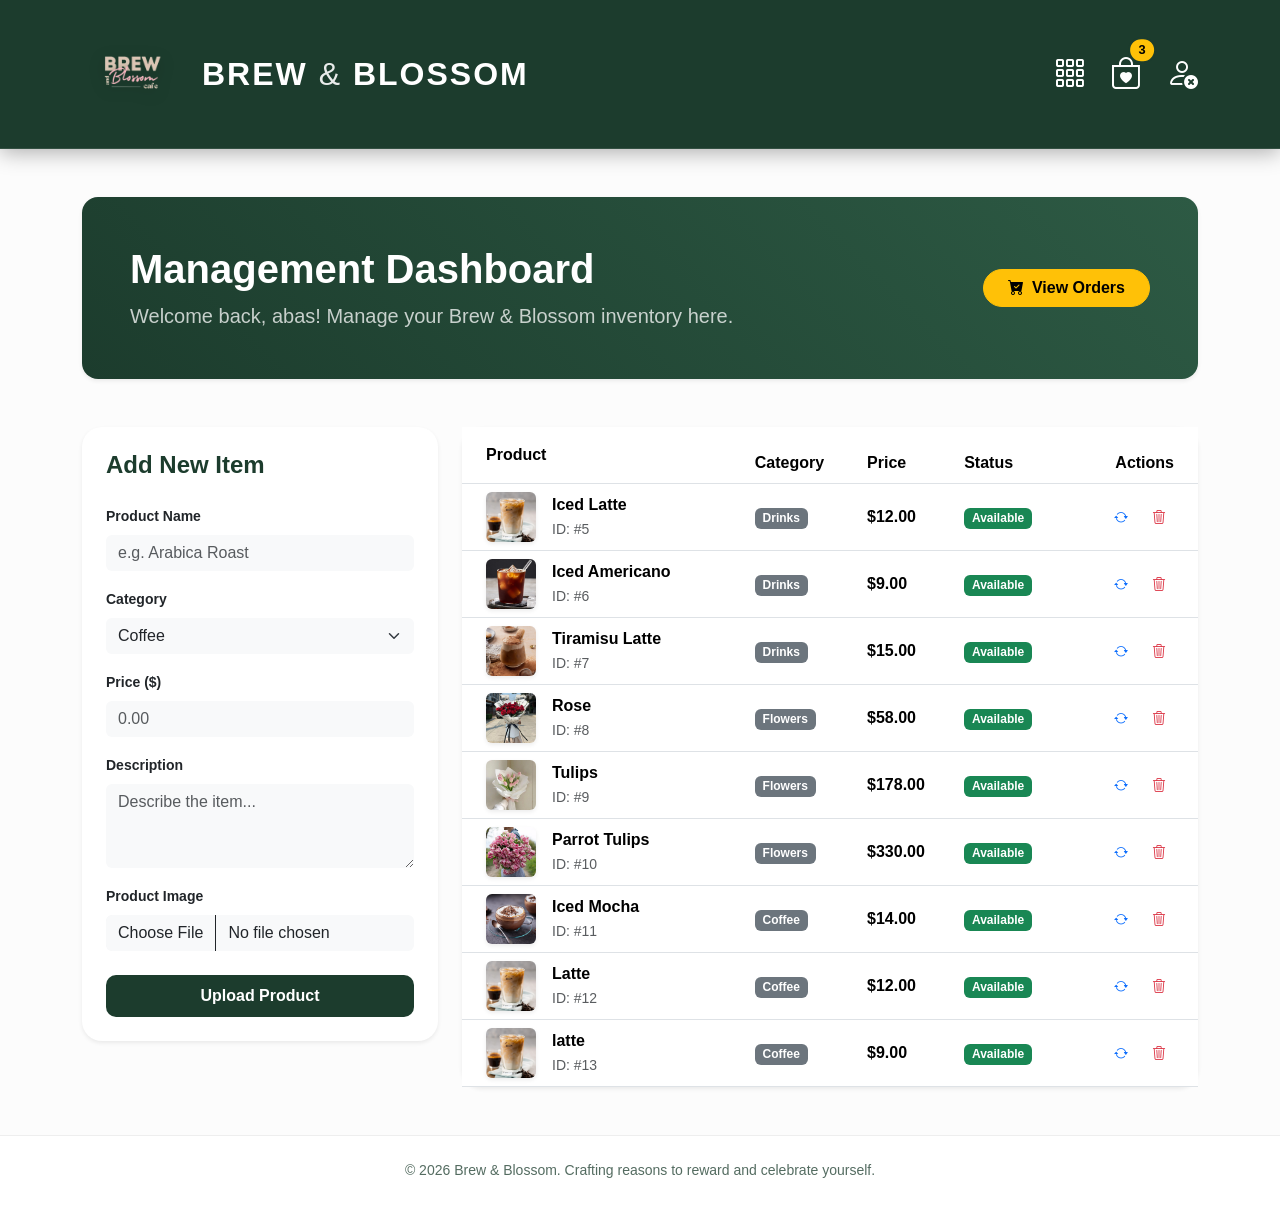
<file: admin.html>
<!doctype html>
<html lang="en">
  <head>
    <meta charset="UTF-8" />
    <meta name="viewport" content="width=device-width, initial-scale=1.0" />
    <title>Brew &amp; Blossom | Premium Coffee &amp; Florals</title>

    <link
      href="https://cdn.jsdelivr.net/npm/bootstrap@5.3.2/dist/css/bootstrap.min.css"
      rel="stylesheet"
    />
    <link
      rel="stylesheet"
      href="https://cdn.jsdelivr.net/npm/bootstrap-icons@1.11.2/font/bootstrap-icons.min.css"
    />

    <style>
      :root {
        --primary-green: #1c3c2d;
        --accent-yellow: #ffc107;
        --white: #ffffff;
      }

      body {
        font-family: "Segoe UI", Roboto, Helvetica, Arial, sans-serif;
        background-color: #fcfcfc;
        margin: 0;
        padding: 0;
      }

      /* Extra Large Dark Green Header */
      .navbar {
        position: sticky;
        top: 0;
        z-index: 1000;
        background-color: var(--primary-green) !important;
        padding-top: 1.2rem !important;
        padding-bottom: 1.2rem !important;
        box-shadow: 0 4px 20px rgba(0, 0, 0, 0.3);
        border-bottom: 1px solid rgba(255, 255, 255, 0.1);
      }

      /* Brand Container (Logo + Text) */
      .navbar-brand {
        display: flex;
        align-items: center;
        gap: 20px;
        margin-right: 0;
        transition: opacity 0.3s ease;
      }

      .navbar-brand:hover {
        opacity: 0.9;
      }

      .brand-text {
        font-size: 2rem;
        font-weight: 800;
        color: var(--white);
        letter-spacing: 2px;
        text-transform: uppercase;
        line-height: 1;
      }

      /* Extra Large Header Logo */
      .header-logo {
        height: 100px;
        width: auto;
        filter: drop-shadow(0 4px 8px rgba(0, 0, 0, 0.2));
      }

      /* Navigation Icons */
      .nav-link i {
        font-size: 2rem !important;
        color: var(--white) !important;
        transition: all 0.2s ease;
      }

      .nav-link:hover i {
        color: var(--accent-yellow) !important;
        transform: translateY(-3px);
      }

      /* Cart Badge */
      .badge-cart {
        background-color: var(--accent-yellow);
        color: #000;
        font-size: 0.8rem;
        font-weight: bold;
        border: 2px solid var(--primary-green);
      }

      /* Main Content Spacing */
      main {
        min-height: 85vh;
      }

      /* Footer */
      footer {
        background-color: var(--white);
        color: var(--primary-green);
        border-top: 1px solid #eee;
      }

      /* Custom Scrollbar */
      ::-webkit-scrollbar {
        width: 10px;
      }
      ::-webkit-scrollbar-track {
        background: #f1f1f1;
      }
      ::-webkit-scrollbar-thumb {
        background: var(--primary-green);
        border-radius: 5px;
      }
    </style>
  </head>
  <body>
    <nav class="navbar navbar-expand-lg">
      <div class="container">
        <a class="navbar-brand" href="http://127.0.0.1:8000/home">
          <img src="admin_files/bnb.png" alt="BNB Logo" class="header-logo" />
          <div class="brand-text d-none d-sm-block">
            Brew
            <span style="font-weight: 300; opacity: 0.9">&amp;</span> Blossom
          </div>
        </a>

        <div class="ms-auto d-flex align-items-center">
          <ul class="navbar-nav flex-row gap-4">
            <li class="nav-item">
              <a
                class="nav-link p-0"
                href="http://127.0.0.1:8000/shop"
                title="Go to Shop"
              >
                <i class="bi bi-grid-3x3-gap"></i>
              </a>
            </li>
            <li class="nav-item">
              <a
                class="nav-link p-0 position-relative"
                href="http://127.0.0.1:8000/cart"
                title="View Cart"
              >
                <i class="bi bi-bag-heart"></i>
                <span
                  class="badge position-absolute top-0 start-100 translate-middle badge-cart rounded-pill"
                  >3</span
                >
              </a>
            </li>
            <li class="nav-item">
              <a
                class="nav-link p-0"
                href="http://127.0.0.1:8000/logout"
                title="Logout"
              >
                <i class="bi bi-person-x"></i>
              </a>
            </li>
          </ul>
        </div>
      </div>
    </nav>

    <main>
      <div class="container py-5">
        <div
          class="p-5 rounded-4 shadow-sm text-white mb-5"
          style="background: linear-gradient(45deg, #1c3c2d, #2d5a44)"
        >
          <div class="row align-items-center">
            <div class="col-md-8">
              <h1 class="fw-bold">Management Dashboard</h1>
              <p class="lead opacity-75 mb-0">
                Welcome back, abas! Manage your Brew &amp; Blossom inventory
                here.
              </p>
            </div>
            <div class="col-md-4 text-md-end">
              <a
                href="http://127.0.0.1:8000/admin/purchases"
                class="btn btn-warning fw-bold rounded-pill px-4"
              >
                <i class="bi bi-cart-check-fill me-2"></i>View Orders
              </a>
            </div>
          </div>
        </div>

        <div class="row g-4">
          <div class="col-lg-4">
            <div
              class="card border-0 shadow-sm p-4"
              style="border-radius: 20px"
            >
              <h4 class="fw-bold mb-4" style="color: #1c3c2d">Add New Item</h4>

              <form
                action="http://127.0.0.1:8000/admin/products/add"
                method="POST"
                enctype="multipart/form-data"
              >
                <input
                  type="hidden"
                  name="_token"
                  value="16Yd3jiDbyjgH28Jjri02wK1p6PtI1aTlZRGSxOU"
                  autocomplete="off"
                />
                <div class="mb-3">
                  <label class="form-label small fw-bold">Product Name</label>
                  <input
                    type="text"
                    name="name"
                    class="form-control bg-light border-0"
                    placeholder="e.g. Arabica Roast"
                    required=""
                  />
                </div>

                <div class="mb-3">
                  <label class="form-label small fw-bold">Category</label>
                  <select
                    name="category"
                    class="form-select bg-light border-0"
                    required=""
                  >
                    <option value="coffee" selected="selected">Coffee</option>
                    <option value="flowers">Flowers</option>
                  </select>
                </div>

                <div class="mb-3">
                  <label class="form-label small fw-bold">Price ($)</label>
                  <input
                    type="number"
                    step="0.01"
                    name="price"
                    class="form-control bg-light border-0"
                    placeholder="0.00"
                    required=""
                  />
                </div>

                <div class="mb-3">
                  <label class="form-label small fw-bold">Description</label>
                  <textarea
                    name="description"
                    class="form-control bg-light border-0"
                    rows="3"
                    placeholder="Describe the item..."
                  ></textarea>
                </div>

                <div class="mb-4">
                  <label class="form-label small fw-bold">Product Image</label>
                  <input
                    type="file"
                    name="image"
                    class="form-control bg-light border-0"
                    required=""
                  />
                </div>

                <button
                  type="submit"
                  class="btn w-100 fw-bold py-2 text-white"
                  style="background-color: #1c3c2d; border-radius: 10px"
                >
                  Upload Product
                </button>
              </form>
            </div>
          </div>

          <div class="col-lg-8">
            <div class="card border-0 shadow-sm" style="border-radius: 20px">
              <div class="card-body p-0">
                <div class="table-responsive">
                  <table class="table table-hover align-middle mb-0">
                    <thead class="bg-light">
                      <tr>
                        <th class="ps-4 py-3">Product</th>
                        <th>Category</th>
                        <th>Price</th>
                        <th>Status</th>
                        <th class="text-end pe-4">Actions</th>
                      </tr>
                    </thead>
                    <tbody>
                      <tr>
                        <td class="ps-4">
                          <div class="d-flex align-items-center gap-3">
                            <img
                              src="admin_files/1768514581.webp"
                              class="rounded shadow-sm"
                              style="
                                width: 50px;
                                height: 50px;
                                object-fit: cover;
                              "
                            />
                            <div>
                              <div class="fw-bold">Iced Latte</div>
                              <small class="text-muted">ID: #5</small>
                            </div>
                          </div>
                        </td>
                        <td>
                          <span class="badge bg-secondary text-capitalize"
                            >Drinks</span
                          >
                        </td>
                        <td class="fw-bold">$12.00</td>
                        <td><span class="badge bg-success">Available</span></td>
                        <td class="text-end pe-4">
                          <div class="d-flex justify-content-end gap-2">
                            <form
                              action="http://127.0.0.1:8000/admin/products/toggle/5"
                              method="POST"
                            >
                              <input
                                type="hidden"
                                name="_token"
                                value="16Yd3jiDbyjgH28Jjri02wK1p6PtI1aTlZRGSxOU"
                                autocomplete="off"
                              />
                              <button
                                class="btn btn-sm btn-outline-primary border-0"
                              >
                                <i class="bi bi-arrow-repeat"></i>
                              </button>
                            </form>
                            <form
                              action="http://127.0.0.1:8000/admin/products/delete/5"
                              method="POST"
                              onsubmit="return confirm('Delete this product?');"
                            >
                              <input
                                type="hidden"
                                name="_token"
                                value="16Yd3jiDbyjgH28Jjri02wK1p6PtI1aTlZRGSxOU"
                                autocomplete="off"
                              />
                              <button
                                class="btn btn-sm btn-outline-danger border-0"
                              >
                                <i class="bi bi-trash3"></i>
                              </button>
                            </form>
                          </div>
                        </td>
                      </tr>

                      <tr>
                        <td class="ps-4">
                          <div class="d-flex align-items-center gap-3">
                            <img
                              src="admin_files/1768514651.jpg"
                              class="rounded shadow-sm"
                              style="
                                width: 50px;
                                height: 50px;
                                object-fit: cover;
                              "
                            />
                            <div>
                              <div class="fw-bold">Iced Americano</div>
                              <small class="text-muted">ID: #6</small>
                            </div>
                          </div>
                        </td>
                        <td>
                          <span class="badge bg-secondary text-capitalize"
                            >Drinks</span
                          >
                        </td>
                        <td class="fw-bold">$9.00</td>
                        <td><span class="badge bg-success">Available</span></td>
                        <td class="text-end pe-4">
                          <div class="d-flex justify-content-end gap-2">
                            <form
                              action="http://127.0.0.1:8000/admin/products/toggle/6"
                              method="POST"
                            >
                              <input
                                type="hidden"
                                name="_token"
                                value="16Yd3jiDbyjgH28Jjri02wK1p6PtI1aTlZRGSxOU"
                                autocomplete="off"
                              />
                              <button
                                class="btn btn-sm btn-outline-primary border-0"
                              >
                                <i class="bi bi-arrow-repeat"></i>
                              </button>
                            </form>
                            <form
                              action="http://127.0.0.1:8000/admin/products/delete/6"
                              method="POST"
                              onsubmit="return confirm('Delete this product?');"
                            >
                              <input
                                type="hidden"
                                name="_token"
                                value="16Yd3jiDbyjgH28Jjri02wK1p6PtI1aTlZRGSxOU"
                                autocomplete="off"
                              />
                              <button
                                class="btn btn-sm btn-outline-danger border-0"
                              >
                                <i class="bi bi-trash3"></i>
                              </button>
                            </form>
                          </div>
                        </td>
                      </tr>

                      <tr>
                        <td class="ps-4">
                          <div class="d-flex align-items-center gap-3">
                            <img
                              src="admin_files/1768514673.jpg"
                              class="rounded shadow-sm"
                              style="
                                width: 50px;
                                height: 50px;
                                object-fit: cover;
                              "
                            />
                            <div>
                              <div class="fw-bold">Tiramisu Latte</div>
                              <small class="text-muted">ID: #7</small>
                            </div>
                          </div>
                        </td>
                        <td>
                          <span class="badge bg-secondary text-capitalize"
                            >Drinks</span
                          >
                        </td>
                        <td class="fw-bold">$15.00</td>
                        <td><span class="badge bg-success">Available</span></td>
                        <td class="text-end pe-4">
                          <div class="d-flex justify-content-end gap-2">
                            <form
                              action="http://127.0.0.1:8000/admin/products/toggle/7"
                              method="POST"
                            >
                              <input
                                type="hidden"
                                name="_token"
                                value="16Yd3jiDbyjgH28Jjri02wK1p6PtI1aTlZRGSxOU"
                                autocomplete="off"
                              />
                              <button
                                class="btn btn-sm btn-outline-primary border-0"
                              >
                                <i class="bi bi-arrow-repeat"></i>
                              </button>
                            </form>
                            <form
                              action="http://127.0.0.1:8000/admin/products/delete/7"
                              method="POST"
                              onsubmit="return confirm('Delete this product?');"
                            >
                              <input
                                type="hidden"
                                name="_token"
                                value="16Yd3jiDbyjgH28Jjri02wK1p6PtI1aTlZRGSxOU"
                                autocomplete="off"
                              />
                              <button
                                class="btn btn-sm btn-outline-danger border-0"
                              >
                                <i class="bi bi-trash3"></i>
                              </button>
                            </form>
                          </div>
                        </td>
                      </tr>

                      <tr>
                        <td class="ps-4">
                          <div class="d-flex align-items-center gap-3">
                            <img
                              src="admin_files/1768514785.jpg"
                              class="rounded shadow-sm"
                              style="
                                width: 50px;
                                height: 50px;
                                object-fit: cover;
                              "
                            />
                            <div>
                              <div class="fw-bold">Rose</div>
                              <small class="text-muted">ID: #8</small>
                            </div>
                          </div>
                        </td>
                        <td>
                          <span class="badge bg-secondary text-capitalize"
                            >Flowers</span
                          >
                        </td>
                        <td class="fw-bold">$58.00</td>
                        <td><span class="badge bg-success">Available</span></td>
                        <td class="text-end pe-4">
                          <div class="d-flex justify-content-end gap-2">
                            <form
                              action="http://127.0.0.1:8000/admin/products/toggle/8"
                              method="POST"
                            >
                              <input
                                type="hidden"
                                name="_token"
                                value="16Yd3jiDbyjgH28Jjri02wK1p6PtI1aTlZRGSxOU"
                                autocomplete="off"
                              />
                              <button
                                class="btn btn-sm btn-outline-primary border-0"
                              >
                                <i class="bi bi-arrow-repeat"></i>
                              </button>
                            </form>
                            <form
                              action="http://127.0.0.1:8000/admin/products/delete/8"
                              method="POST"
                              onsubmit="return confirm('Delete this product?');"
                            >
                              <input
                                type="hidden"
                                name="_token"
                                value="16Yd3jiDbyjgH28Jjri02wK1p6PtI1aTlZRGSxOU"
                                autocomplete="off"
                              />
                              <button
                                class="btn btn-sm btn-outline-danger border-0"
                              >
                                <i class="bi bi-trash3"></i>
                              </button>
                            </form>
                          </div>
                        </td>
                      </tr>

                      <tr>
                        <td class="ps-4">
                          <div class="d-flex align-items-center gap-3">
                            <img
                              src="admin_files/1768514849.jpg"
                              class="rounded shadow-sm"
                              style="
                                width: 50px;
                                height: 50px;
                                object-fit: cover;
                              "
                            />
                            <div>
                              <div class="fw-bold">Tulips</div>
                              <small class="text-muted">ID: #9</small>
                            </div>
                          </div>
                        </td>
                        <td>
                          <span class="badge bg-secondary text-capitalize"
                            >Flowers</span
                          >
                        </td>
                        <td class="fw-bold">$178.00</td>
                        <td><span class="badge bg-success">Available</span></td>
                        <td class="text-end pe-4">
                          <div class="d-flex justify-content-end gap-2">
                            <form
                              action="http://127.0.0.1:8000/admin/products/toggle/9"
                              method="POST"
                            >
                              <input
                                type="hidden"
                                name="_token"
                                value="16Yd3jiDbyjgH28Jjri02wK1p6PtI1aTlZRGSxOU"
                                autocomplete="off"
                              />
                              <button
                                class="btn btn-sm btn-outline-primary border-0"
                              >
                                <i class="bi bi-arrow-repeat"></i>
                              </button>
                            </form>
                            <form
                              action="http://127.0.0.1:8000/admin/products/delete/9"
                              method="POST"
                              onsubmit="return confirm('Delete this product?');"
                            >
                              <input
                                type="hidden"
                                name="_token"
                                value="16Yd3jiDbyjgH28Jjri02wK1p6PtI1aTlZRGSxOU"
                                autocomplete="off"
                              />
                              <button
                                class="btn btn-sm btn-outline-danger border-0"
                              >
                                <i class="bi bi-trash3"></i>
                              </button>
                            </form>
                          </div>
                        </td>
                      </tr>

                      <tr>
                        <td class="ps-4">
                          <div class="d-flex align-items-center gap-3">
                            <img
                              src="admin_files/1768515103.webp"
                              class="rounded shadow-sm"
                              style="
                                width: 50px;
                                height: 50px;
                                object-fit: cover;
                              "
                            />
                            <div>
                              <div class="fw-bold">Parrot Tulips</div>
                              <small class="text-muted">ID: #10</small>
                            </div>
                          </div>
                        </td>
                        <td>
                          <span class="badge bg-secondary text-capitalize"
                            >Flowers</span
                          >
                        </td>
                        <td class="fw-bold">$330.00</td>
                        <td><span class="badge bg-success">Available</span></td>
                        <td class="text-end pe-4">
                          <div class="d-flex justify-content-end gap-2">
                            <form
                              action="http://127.0.0.1:8000/admin/products/toggle/10"
                              method="POST"
                            >
                              <input
                                type="hidden"
                                name="_token"
                                value="16Yd3jiDbyjgH28Jjri02wK1p6PtI1aTlZRGSxOU"
                                autocomplete="off"
                              />
                              <button
                                class="btn btn-sm btn-outline-primary border-0"
                              >
                                <i class="bi bi-arrow-repeat"></i>
                              </button>
                            </form>
                            <form
                              action="http://127.0.0.1:8000/admin/products/delete/10"
                              method="POST"
                              onsubmit="return confirm('Delete this product?');"
                            >
                              <input
                                type="hidden"
                                name="_token"
                                value="16Yd3jiDbyjgH28Jjri02wK1p6PtI1aTlZRGSxOU"
                                autocomplete="off"
                              />
                              <button
                                class="btn btn-sm btn-outline-danger border-0"
                              >
                                <i class="bi bi-trash3"></i>
                              </button>
                            </form>
                          </div>
                        </td>
                      </tr>

                      <tr>
                        <td class="ps-4">
                          <div class="d-flex align-items-center gap-3">
                            <img
                              src="admin_files/1768556166.png"
                              class="rounded shadow-sm"
                              style="
                                width: 50px;
                                height: 50px;
                                object-fit: cover;
                              "
                            />
                            <div>
                              <div class="fw-bold">Iced Mocha</div>
                              <small class="text-muted">ID: #11</small>
                            </div>
                          </div>
                        </td>
                        <td>
                          <span class="badge bg-secondary text-capitalize"
                            >coffee</span
                          >
                        </td>
                        <td class="fw-bold">$14.00</td>
                        <td><span class="badge bg-success">Available</span></td>
                        <td class="text-end pe-4">
                          <div class="d-flex justify-content-end gap-2">
                            <form
                              action="http://127.0.0.1:8000/admin/products/toggle/11"
                              method="POST"
                            >
                              <input
                                type="hidden"
                                name="_token"
                                value="16Yd3jiDbyjgH28Jjri02wK1p6PtI1aTlZRGSxOU"
                                autocomplete="off"
                              />
                              <button
                                class="btn btn-sm btn-outline-primary border-0"
                              >
                                <i class="bi bi-arrow-repeat"></i>
                              </button>
                            </form>
                            <form
                              action="http://127.0.0.1:8000/admin/products/delete/11"
                              method="POST"
                              onsubmit="return confirm('Delete this product?');"
                            >
                              <input
                                type="hidden"
                                name="_token"
                                value="16Yd3jiDbyjgH28Jjri02wK1p6PtI1aTlZRGSxOU"
                                autocomplete="off"
                              />
                              <button
                                class="btn btn-sm btn-outline-danger border-0"
                              >
                                <i class="bi bi-trash3"></i>
                              </button>
                            </form>
                          </div>
                        </td>
                      </tr>

                      <tr>
                        <td class="ps-4">
                          <div class="d-flex align-items-center gap-3">
                            <img
                              src="admin_files/1768558459.webp"
                              class="rounded shadow-sm"
                              style="
                                width: 50px;
                                height: 50px;
                                object-fit: cover;
                              "
                            />
                            <div>
                              <div class="fw-bold">Latte</div>
                              <small class="text-muted">ID: #12</small>
                            </div>
                          </div>
                        </td>
                        <td>
                          <span class="badge bg-secondary text-capitalize"
                            >coffee</span
                          >
                        </td>
                        <td class="fw-bold">$12.00</td>
                        <td><span class="badge bg-success">Available</span></td>
                        <td class="text-end pe-4">
                          <div class="d-flex justify-content-end gap-2">
                            <form
                              action="http://127.0.0.1:8000/admin/products/toggle/12"
                              method="POST"
                            >
                              <input
                                type="hidden"
                                name="_token"
                                value="16Yd3jiDbyjgH28Jjri02wK1p6PtI1aTlZRGSxOU"
                                autocomplete="off"
                              />
                              <button
                                class="btn btn-sm btn-outline-primary border-0"
                              >
                                <i class="bi bi-arrow-repeat"></i>
                              </button>
                            </form>
                            <form
                              action="http://127.0.0.1:8000/admin/products/delete/12"
                              method="POST"
                              onsubmit="return confirm('Delete this product?');"
                            >
                              <input
                                type="hidden"
                                name="_token"
                                value="16Yd3jiDbyjgH28Jjri02wK1p6PtI1aTlZRGSxOU"
                                autocomplete="off"
                              />
                              <button
                                class="btn btn-sm btn-outline-danger border-0"
                              >
                                <i class="bi bi-trash3"></i>
                              </button>
                            </form>
                          </div>
                        </td>
                      </tr>

                      <tr>
                        <td class="ps-4">
                          <div class="d-flex align-items-center gap-3">
                            <img
                              src="admin_files/1780989102.webp"
                              class="rounded shadow-sm"
                              style="
                                width: 50px;
                                height: 50px;
                                object-fit: cover;
                              "
                            />
                            <div>
                              <div class="fw-bold">latte</div>
                              <small class="text-muted">ID: #13</small>
                            </div>
                          </div>
                        </td>
                        <td>
                          <span class="badge bg-secondary text-capitalize"
                            >coffee</span
                          >
                        </td>
                        <td class="fw-bold">$9.00</td>
                        <td><span class="badge bg-success">Available</span></td>
                        <td class="text-end pe-4">
                          <div class="d-flex justify-content-end gap-2">
                            <form
                              action="http://127.0.0.1:8000/admin/products/toggle/13"
                              method="POST"
                            >
                              <input
                                type="hidden"
                                name="_token"
                                value="16Yd3jiDbyjgH28Jjri02wK1p6PtI1aTlZRGSxOU"
                                autocomplete="off"
                              />
                              <button
                                class="btn btn-sm btn-outline-primary border-0"
                              >
                                <i class="bi bi-arrow-repeat"></i>
                              </button>
                            </form>
                            <form
                              action="http://127.0.0.1:8000/admin/products/delete/13"
                              method="POST"
                              onsubmit="return confirm('Delete this product?');"
                            >
                              <input
                                type="hidden"
                                name="_token"
                                value="16Yd3jiDbyjgH28Jjri02wK1p6PtI1aTlZRGSxOU"
                                autocomplete="off"
                              />
                              <button
                                class="btn btn-sm btn-outline-danger border-0"
                              >
                                <i class="bi bi-trash3"></i>
                              </button>
                            </form>
                          </div>
                        </td>
                      </tr>
                    </tbody>
                  </table>
                </div>
              </div>
            </div>
          </div>
        </div>
      </div>
    </main>

    <footer class="text-center py-4">
      <p class="mb-0 small opacity-75">
        &copy; 2026 Brew &amp; Blossom. Crafting reasons to reward and celebrate
        yourself.
      </p>
    </footer>

    <script src="https://cdn.jsdelivr.net/npm/bootstrap@5.3.2/dist/js/bootstrap.bundle.min.js"></script>
  </body>
</html>
</file>
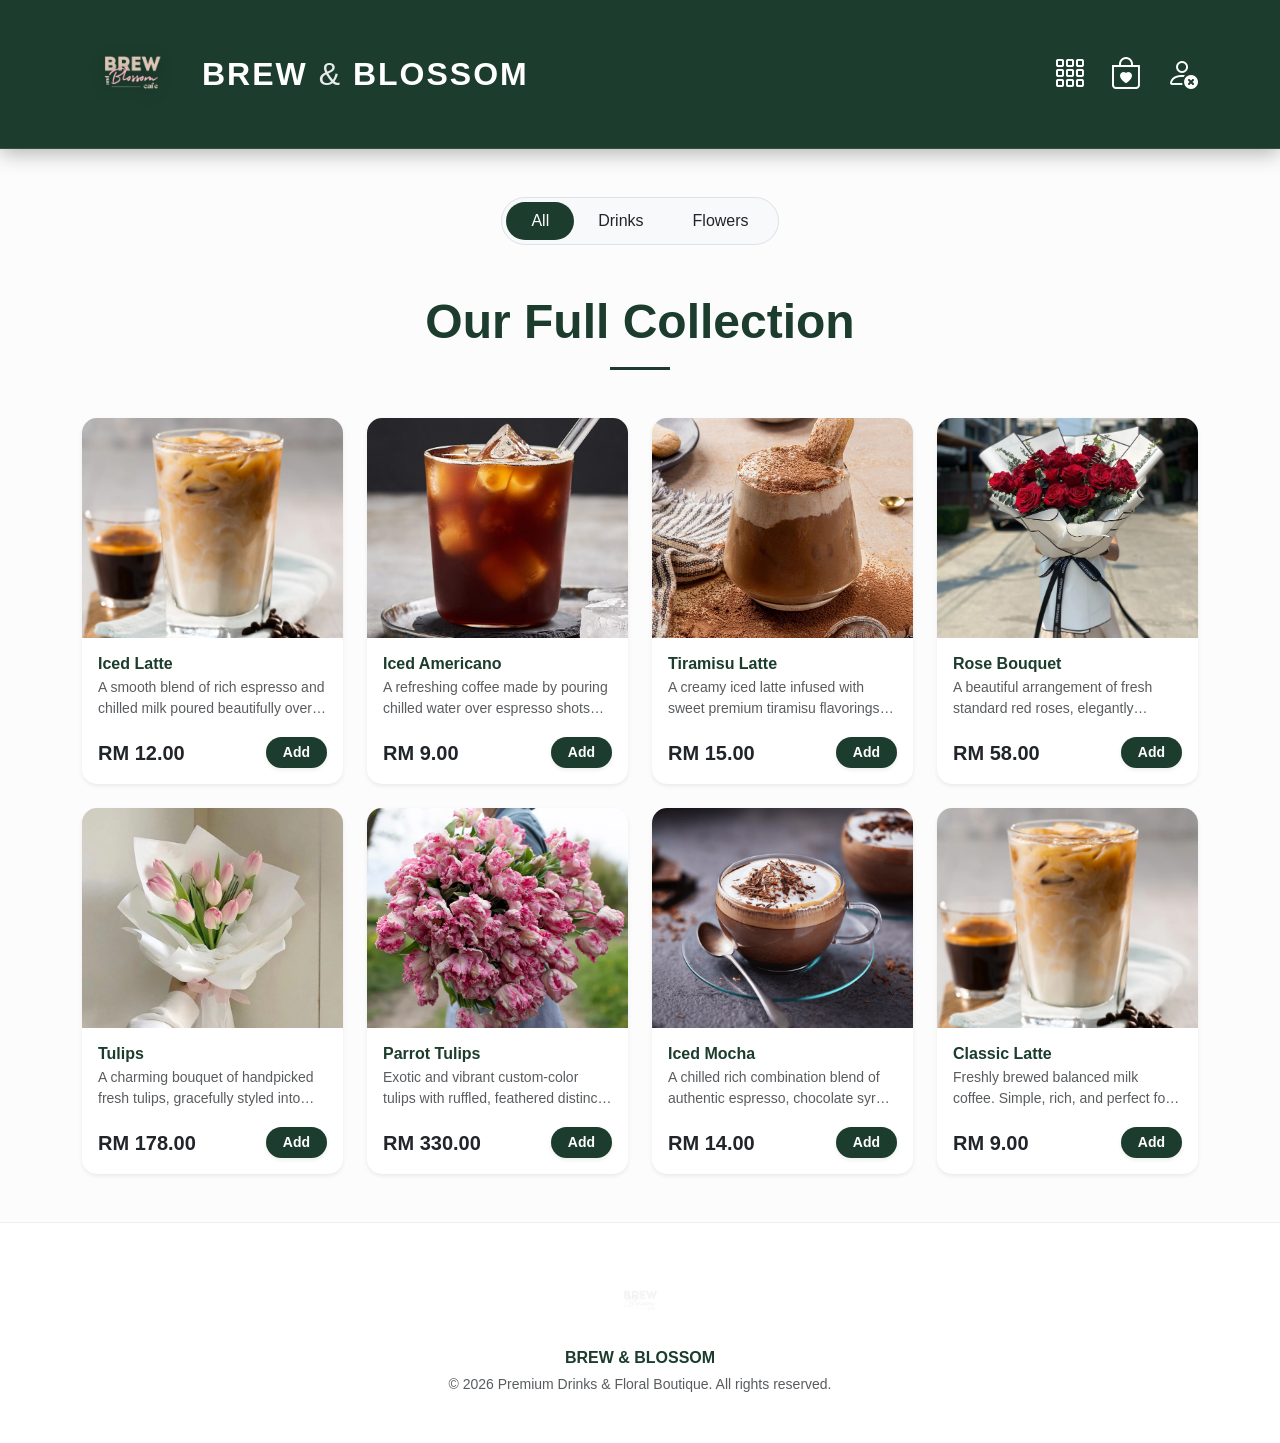
<file: products.html>
<!doctype html>
<html lang="en">
  <head>
    <meta charset="UTF-8" />
    <meta name="viewport" content="width=device-width, initial-scale=1.0" />
    <title>Brew &amp; Blossom | Premium Coffee &amp; Florals</title>

    <link
      href="https://cdn.jsdelivr.net/npm/bootstrap@5.3.2/dist/css/bootstrap.min.css"
      rel="stylesheet"
    />
    <link
      rel="stylesheet"
      href="https://cdn.jsdelivr.net/npm/bootstrap-icons@1.11.2/font/bootstrap-icons.min.css"
    />

    <style>
      :root {
        --primary-green: #1c3c2d;
        --accent-yellow: #ffc107;
        --white: #ffffff;
      }

      body {
        font-family: "Segoe UI", Roboto, Helvetica, Arial, sans-serif;
        background-color: #fcfcfc;
        margin: 0;
        padding: 0;
      }

      /* Extra Large Dark Green Header */
      .navbar {
        position: sticky;
        top: 0;
        z-index: 1000;
        background-color: var(--primary-green) !important;
        padding-top: 1.2rem !important;
        padding-bottom: 1.2rem !important;
        box-shadow: 0 4px 20px rgba(0, 0, 0, 0.3);
        border-bottom: 1px solid rgba(255, 255, 255, 0.1);
        transition: all 0.3s ease;
      }

      /* Brand Container (Logo + Text) */
      .navbar-brand {
        display: flex;
        align-items: center;
        gap: 20px;
        margin-right: 0;
        transition: opacity 0.3s ease;
      }

      .navbar-brand:hover {
        opacity: 0.9;
      }

      .brand-text {
        font-size: 2rem;
        font-weight: 800;
        color: var(--white);
        letter-spacing: 2px;
        text-transform: uppercase;
        line-height: 1;
      }

      /* Responsive Header Logo Fix */
      .header-logo {
        height: 100px;
        width: auto;
        filter: drop-shadow(0 4px 8px rgba(0, 0, 0, 0.2));
        transition: height 0.3s ease;
      }

      /* Navigation Icons */
      .nav-link i {
        font-size: 2rem !important;
        color: var(--white) !important;
        transition: all 0.2s ease;
      }

      .nav-link:hover i {
        color: var(--accent-yellow) !important;
        transform: translateY(-3px);
      }

      /* Custom Theme Utility Classes */
      .bg-theme {
        background-color: var(--primary-green) !important;
        color: var(--white) !important;
        transition: all 0.2s ease;
      }

      .bg-theme:hover {
        background-color: #12281e !important;
        color: var(--accent-yellow) !important;
      }

      .text-theme {
        color: var(--primary-green) !important;
      }

      /* Custom Fixed Card Sizing for Clean Grids */
      .product-description {
        min-height: 44px; /* Prevents empty/short descriptions from shifting the layout */
        display: -webkit-box;
        -webkit-line-clamp: 2;
        -webkit-box-orient: vertical;
        overflow: hidden;
      }

      /* Main Content Spacing */
      main {
        min-height: 85vh;
      }

      /* Footer */
      footer {
        background-color: var(--white);
        color: var(--primary-green);
        border-top: 1px solid #eee;
      }

      /* Custom Scrollbar */
      ::-webkit-scrollbar {
        width: 10px;
      }
      ::-webkit-scrollbar-track {
        background: #f1f1f1;
      }
      ::-webkit-scrollbar-thumb {
        background: var(--primary-green);
        border-radius: 5px;
      }

      /* Mobile Responsive adjustments */
      @media (max-width: 576px) {
        .header-logo {
          height: 60px;
        }
        .navbar {
          padding-top: 0.6rem !important;
          padding-bottom: 0.6rem !important;
        }
        .brand-text {
          font-size: 1.4rem;
        }
      }
    </style>
  </head>
  <body>
    <nav class="navbar navbar-expand-lg">
      <div class="container">
        <a class="navbar-brand" href="http://127.0.0.1:8000/home">
          <img
            src="products_files/bnb.png"
            alt="BNB Logo"
            class="header-logo"
          />
          <div class="brand-text d-none d-sm-block">
            Brew
            <span style="font-weight: 300; opacity: 0.9">&amp;</span> Blossom
          </div>
        </a>

        <div class="ms-auto d-flex align-items-center">
          <ul class="navbar-nav flex-row gap-4">
            <li class="nav-item">
              <a
                class="nav-link p-0"
                href="http://127.0.0.1:8000/shop"
                title="Go to Shop"
              >
                <i class="bi bi-grid-3x3-gap"></i>
              </a>
            </li>
            <li class="nav-item">
              <a
                class="nav-link p-0 position-relative"
                href="http://127.0.0.1:8000/cart"
                title="View Cart"
              >
                <i class="bi bi-bag-heart"></i>
              </a>
            </li>
            <li class="nav-item">
              <a
                class="nav-link p-0"
                href="http://127.0.0.1:8000/logout"
                title="Logout"
              >
                <i class="bi bi-person-x"></i>
              </a>
            </li>
          </ul>
        </div>
      </div>
    </nav>

    <main>
      <div class="container py-5">
        <div class="d-flex justify-content-center mb-5">
          <div
            class="btn-group p-1 rounded-pill border"
            style="background-color: #f8f9fa"
          >
            <a
              href="http://127.0.0.1:8000/shop"
              class="btn bg-theme rounded-pill px-4"
              >All</a
            >
            <a
              href="http://127.0.0.1:8000/shop/Drinks"
              class="btn text-dark rounded-pill px-4"
              >Drinks</a
            >
            <a
              href="http://127.0.0.1:8000/shop/Flowers"
              class="btn text-dark rounded-pill px-4"
              >Flowers</a
            >
          </div>
        </div>

        <div class="text-center mb-5">
          <h1 class="fw-bold text-theme display-5">Our Full Collection</h1>
          <hr
            class="mx-auto"
            style="width: 60px; border-top: 3px solid #1c3c2d; opacity: 1"
          />
        </div>

        <div class="row g-4">
          <div class="col-md-4 col-lg-3">
            <div
              class="card h-100 border-0 shadow-sm"
              style="border-radius: 15px"
            >
              <div class="position-relative">
                <a href="http://127.0.0.1:8000/product/5">
                  <img
                    src="products_files/1768514581.webp"
                    class="card-img-top"
                    style="
                      height: 220px;
                      object-fit: cover;
                      border-radius: 15px 15px 0 0;
                    "
                  />
                </a>
              </div>
              <div class="card-body d-flex flex-column">
                <a
                  href="http://127.0.0.1:8000/product/5"
                  class="text-decoration-none"
                >
                  <h6 class="fw-bold mb-1 text-theme">Iced Latte</h6>
                </a>
                <p class="text-muted small mb-3 product-description">
                  A smooth blend of rich espresso and chilled milk poured
                  beautifully over fresh ice...
                </p>
                <div
                  class="mt-auto d-flex justify-content-between align-items-center"
                >
                  <span class="fw-bold fs-5 text-dark">RM 12.00</span>
                  <form action="http://127.0.0.1:8000/cart/add/5" method="POST">
                    <input
                      type="hidden"
                      name="_token"
                      value="yII9yZQNlfcrseKUJ4q9mSaDHsFOGPyqREPBoTu5"
                      autocomplete="off"
                    />
                    <button
                      type="submit"
                      class="btn bg-theme btn-sm rounded-pill px-3 fw-bold shadow-sm"
                    >
                      Add
                    </button>
                  </form>
                </div>
              </div>
            </div>
          </div>

          <div class="col-md-4 col-lg-3">
            <div
              class="card h-100 border-0 shadow-sm"
              style="border-radius: 15px"
            >
              <div class="position-relative">
                <a href="http://127.0.0.1:8000/product/6">
                  <img
                    src="products_files/1768514651.jpg"
                    class="card-img-top"
                    style="
                      height: 220px;
                      object-fit: cover;
                      border-radius: 15px 15px 0 0;
                    "
                  />
                </a>
              </div>
              <div class="card-body d-flex flex-column">
                <a
                  href="http://127.0.0.1:8000/product/6"
                  class="text-decoration-none"
                >
                  <h6 class="fw-bold mb-1 text-theme">Iced Americano</h6>
                </a>
                <p class="text-muted small mb-3 product-description">
                  A refreshing coffee made by pouring chilled water over
                  espresso shots with ice...
                </p>
                <div
                  class="mt-auto d-flex justify-content-between align-items-center"
                >
                  <span class="fw-bold fs-5 text-dark">RM 9.00</span>
                  <form action="http://127.0.0.1:8000/cart/add/6" method="POST">
                    <input
                      type="hidden"
                      name="_token"
                      value="yII9yZQNlfcrseKUJ4q9mSaDHsFOGPyqREPBoTu5"
                      autocomplete="off"
                    />
                    <button
                      type="submit"
                      class="btn bg-theme btn-sm rounded-pill px-3 fw-bold shadow-sm"
                    >
                      Add
                    </button>
                  </form>
                </div>
              </div>
            </div>
          </div>

          <div class="col-md-4 col-lg-3">
            <div
              class="card h-100 border-0 shadow-sm"
              style="border-radius: 15px"
            >
              <div class="position-relative">
                <a href="http://127.0.0.1:8000/product/7">
                  <img
                    src="products_files/1768514673.jpg"
                    class="card-img-top"
                    style="
                      height: 220px;
                      object-fit: cover;
                      border-radius: 15px 15px 0 0;
                    "
                  />
                </a>
              </div>
              <div class="card-body d-flex flex-column">
                <a
                  href="http://127.0.0.1:8000/product/7"
                  class="text-decoration-none"
                >
                  <h6 class="fw-bold mb-1 text-theme">Tiramisu Latte</h6>
                </a>
                <p class="text-muted small mb-3 product-description">
                  A creamy iced latte infused with sweet premium tiramisu
                  flavorings and cocoa layers...
                </p>
                <div
                  class="mt-auto d-flex justify-content-between align-items-center"
                >
                  <span class="fw-bold fs-5 text-dark">RM 15.00</span>
                  <form action="http://127.0.0.1:8000/cart/add/7" method="POST">
                    <input
                      type="hidden"
                      name="_token"
                      value="yII9yZQNlfcrseKUJ4q9mSaDHsFOGPyqREPBoTu5"
                      autocomplete="off"
                    />
                    <button
                      type="submit"
                      class="btn bg-theme btn-sm rounded-pill px-3 fw-bold shadow-sm"
                    >
                      Add
                    </button>
                  </form>
                </div>
              </div>
            </div>
          </div>

          <div class="col-md-4 col-lg-3">
            <div
              class="card h-100 border-0 shadow-sm"
              style="border-radius: 15px"
            >
              <div class="position-relative">
                <a href="http://127.0.0.1:8000/product/8">
                  <img
                    src="products_files/1768514785.jpg"
                    class="card-img-top"
                    style="
                      height: 220px;
                      object-fit: cover;
                      border-radius: 15px 15px 0 0;
                    "
                  />
                </a>
              </div>
              <div class="card-body d-flex flex-column">
                <a
                  href="http://127.0.0.1:8000/product/8"
                  class="text-decoration-none"
                >
                  <h6 class="fw-bold mb-1 text-theme">Rose Bouquet</h6>
                </a>
                <p class="text-muted small mb-3 product-description">
                  A beautiful arrangement of fresh standard red roses, elegantly
                  wrapped for self-reward...
                </p>
                <div
                  class="mt-auto d-flex justify-content-between align-items-center"
                >
                  <span class="fw-bold fs-5 text-dark">RM 58.00</span>
                  <form action="http://127.0.0.1:8000/cart/add/8" method="POST">
                    <input
                      type="hidden"
                      name="_token"
                      value="yII9yZQNlfcrseKUJ4q9mSaDHsFOGPyqREPBoTu5"
                      autocomplete="off"
                    />
                    <button
                      type="submit"
                      class="btn bg-theme btn-sm rounded-pill px-3 fw-bold shadow-sm"
                    >
                      Add
                    </button>
                  </form>
                </div>
              </div>
            </div>
          </div>

          <div class="col-md-4 col-lg-3">
            <div
              class="card h-100 border-0 shadow-sm"
              style="border-radius: 15px"
            >
              <div class="position-relative">
                <a href="http://127.0.0.1:8000/product/9">
                  <img
                    src="products_files/1768514849.jpg"
                    class="card-img-top"
                    style="
                      height: 220px;
                      object-fit: cover;
                      border-radius: 15px 15px 0 0;
                    "
                  />
                </a>
              </div>
              <div class="card-body d-flex flex-column">
                <a
                  href="http://127.0.0.1:8000/product/9"
                  class="text-decoration-none"
                >
                  <h6 class="fw-bold mb-1 text-theme">Tulips</h6>
                </a>
                <p class="text-muted small mb-3 product-description">
                  A charming bouquet of handpicked fresh tulips, gracefully
                  styled into dynamic bunches...
                </p>
                <div
                  class="mt-auto d-flex justify-content-between align-items-center"
                >
                  <span class="fw-bold fs-5 text-dark">RM 178.00</span>
                  <form action="http://127.0.0.1:8000/cart/add/9" method="POST">
                    <input
                      type="hidden"
                      name="_token"
                      value="yII9yZQNlfcrseKUJ4q9mSaDHsFOGPyqREPBoTu5"
                      autocomplete="off"
                    />
                    <button
                      type="submit"
                      class="btn bg-theme btn-sm rounded-pill px-3 fw-bold shadow-sm"
                    >
                      Add
                    </button>
                  </form>
                </div>
              </div>
            </div>
          </div>

          <div class="col-md-4 col-lg-3">
            <div
              class="card h-100 border-0 shadow-sm"
              style="border-radius: 15px"
            >
              <div class="position-relative">
                <a href="http://127.0.0.1:8000/product/10">
                  <img
                    src="products_files/1768515103.webp"
                    class="card-img-top"
                    style="
                      height: 220px;
                      object-fit: cover;
                      border-radius: 15px 15px 0 0;
                    "
                  />
                </a>
              </div>
              <div class="card-body d-flex flex-column">
                <a
                  href="http://127.0.0.1:8000/product/10"
                  class="text-decoration-none"
                >
                  <h6 class="fw-bold mb-1 text-theme">Parrot Tulips</h6>
                </a>
                <p class="text-muted small mb-3 product-description">
                  Exotic and vibrant custom-color tulips with ruffled, feathered
                  distinct petals...
                </p>
                <div
                  class="mt-auto d-flex justify-content-between align-items-center"
                >
                  <span class="fw-bold fs-5 text-dark">RM 330.00</span>
                  <form
                    action="http://127.0.0.1:8000/cart/add/10"
                    method="POST"
                  >
                    <input
                      type="hidden"
                      name="_token"
                      value="yII9yZQNlfcrseKUJ4q9mSaDHsFOGPyqREPBoTu5"
                      autocomplete="off"
                    />
                    <button
                      type="submit"
                      class="btn bg-theme btn-sm rounded-pill px-3 fw-bold shadow-sm"
                    >
                      Add
                    </button>
                  </form>
                </div>
              </div>
            </div>
          </div>

          <div class="col-md-4 col-lg-3">
            <div
              class="card h-100 border-0 shadow-sm"
              style="border-radius: 15px"
            >
              <div class="position-relative">
                <a href="http://127.0.0.1:8000/product/11">
                  <img
                    src="products_files/1768556166.png"
                    class="card-img-top"
                    style="
                      height: 220px;
                      object-fit: cover;
                      border-radius: 15px 15px 0 0;
                    "
                  />
                </a>
              </div>
              <div class="card-body d-flex flex-column">
                <a
                  href="http://127.0.0.1:8000/product/11"
                  class="text-decoration-none"
                >
                  <h6 class="fw-bold mb-1 text-theme">Iced Mocha</h6>
                </a>
                <p class="text-muted small mb-3 product-description">
                  A chilled rich combination blend of authentic espresso,
                  chocolate syrup, and creamy milk...
                </p>
                <div
                  class="mt-auto d-flex justify-content-between align-items-center"
                >
                  <span class="fw-bold fs-5 text-dark">RM 14.00</span>
                  <form
                    action="http://127.0.0.1:8000/cart/add/11"
                    method="POST"
                  >
                    <input
                      type="hidden"
                      name="_token"
                      value="yII9yZQNlfcrseKUJ4q9mSaDHsFOGPyqREPBoTu5"
                      autocomplete="off"
                    />
                    <button
                      type="submit"
                      class="btn bg-theme btn-sm rounded-pill px-3 fw-bold shadow-sm"
                    >
                      Add
                    </button>
                  </form>
                </div>
              </div>
            </div>
          </div>

          <div class="col-md-4 col-lg-3">
            <div
              class="card h-100 border-0 shadow-sm"
              style="border-radius: 15px"
            >
              <div class="position-relative">
                <a href="http://127.0.0.1:8000/product/13">
                  <img
                    src="products_files/1780989102.webp"
                    class="card-img-top"
                    style="
                      height: 220px;
                      object-fit: cover;
                      border-radius: 15px 15px 0 0;
                    "
                  />
                </a>
              </div>
              <div class="card-body d-flex flex-column">
                <a
                  href="http://127.0.0.1:8000/product/13"
                  class="text-decoration-none"
                >
                  <h6 class="fw-bold mb-1 text-theme">Classic Latte</h6>
                </a>
                <p class="text-muted small mb-3 product-description">
                  Freshly brewed balanced milk coffee. Simple, rich, and perfect
                  for an afternoon reward...
                </p>
                <div
                  class="mt-auto d-flex justify-content-between align-items-center"
                >
                  <span class="fw-bold fs-5 text-dark">RM 9.00</span>
                  <form
                    action="http://127.0.0.1:8000/cart/add/13"
                    method="POST"
                  >
                    <input
                      type="hidden"
                      name="_token"
                      value="yII9yZQNlfcrseKUJ4q9mSaDHsFOGPyqREPBoTu5"
                      autocomplete="off"
                    />
                    <button
                      type="submit"
                      class="btn bg-theme btn-sm rounded-pill px-3 fw-bold shadow-sm"
                    >
                      Add
                    </button>
                  </form>
                </div>
              </div>
            </div>
          </div>
        </div>
      </div>
    </main>

    <footer class="py-5">
      <div class="container text-center">
        <img
          src="products_files/bnb.png"
          alt="BNB Logo"
          style="
            height: 60px;
            margin-bottom: 15px;
            filter: grayscale(1);
            opacity: 0.2;
          "
        />
        <p class="fw-bold mb-1" style="color: var(--primary-green)">
          BREW &amp; BLOSSOM
        </p>
        <p class="text-muted small mb-0">
          © 2026 Premium Drinks &amp; Floral Boutique. All rights reserved.
        </p>
      </div>
    </footer>

    <script src="https://cdn.jsdelivr.net/npm/bootstrap@5.3.2/dist/js/bootstrap.bundle.min.js"></script>
  </body>
</html>
</file>
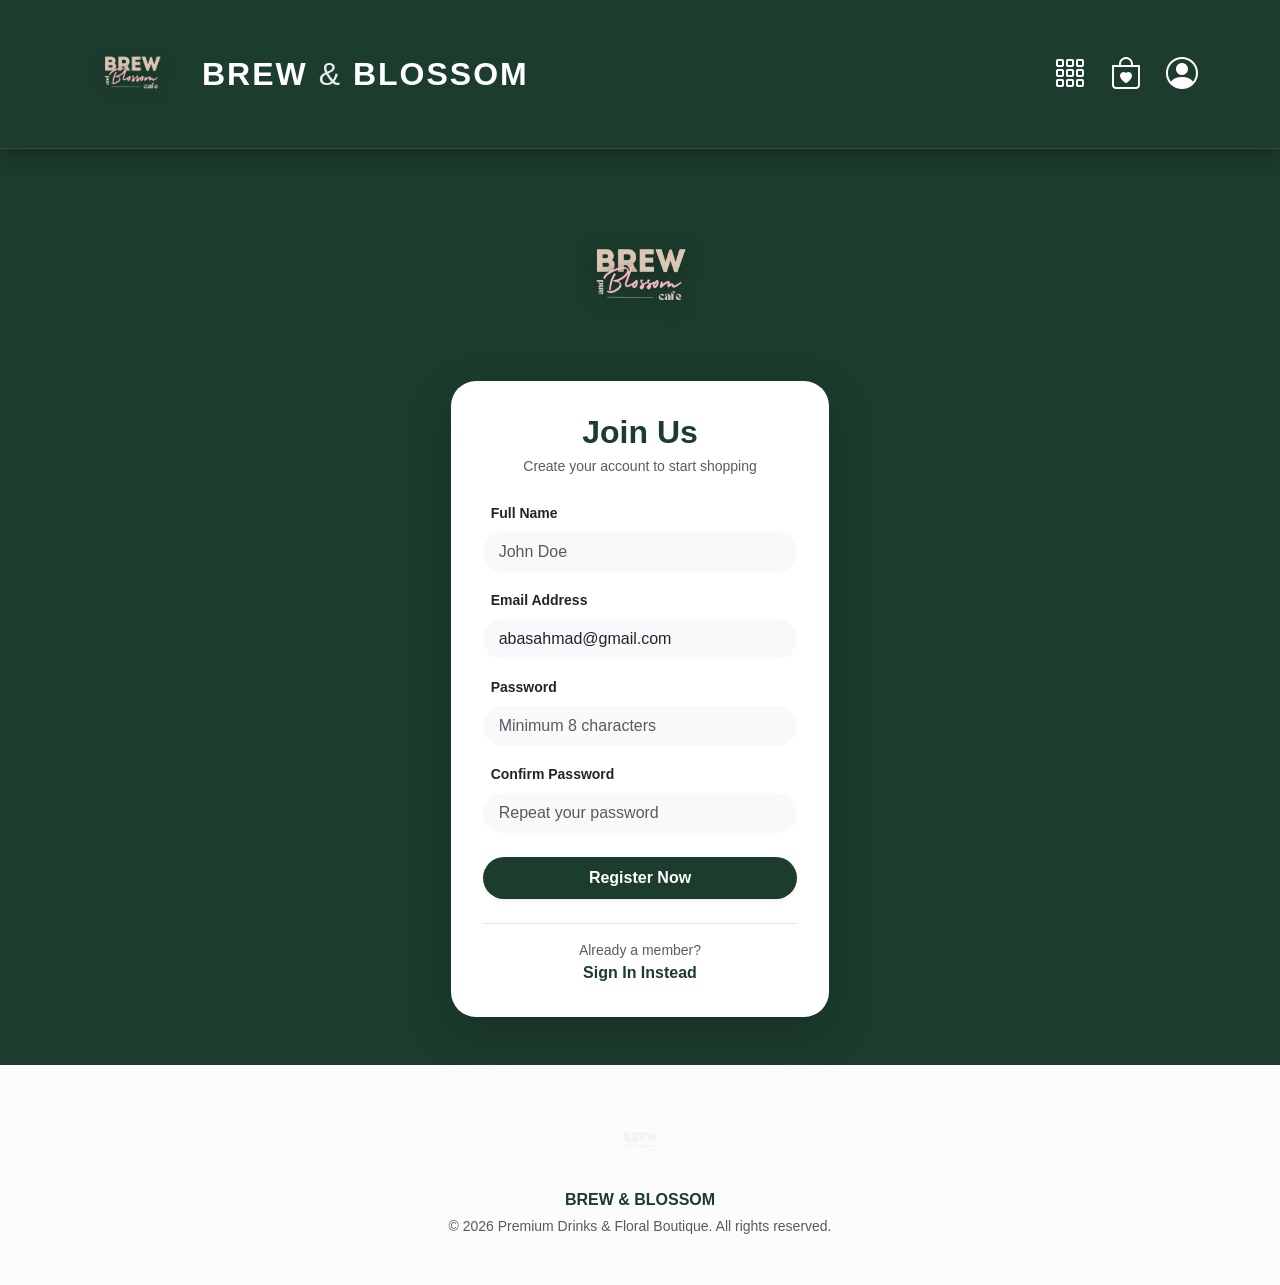
<file: register.html>
<!doctype html>
<html lang="en">
  <head>
    <meta charset="UTF-8" />
    <meta name="viewport" content="width=device-width, initial-scale=1.0" />
    <title>Brew &amp; Blossom | Premium Coffee &amp; Florals</title>

    <link
      href="https://cdn.jsdelivr.net/npm/bootstrap@5.3.2/dist/css/bootstrap.min.css"
      rel="stylesheet"
    />
    <link
      rel="stylesheet"
      href="https://cdn.jsdelivr.net/npm/bootstrap-icons@1.11.2/font/bootstrap-icons.min.css"
    />

    <style>
      :root {
        --primary-green: #1c3c2d;
        --accent-yellow: #ffc107;
        --white: #ffffff;
      }

      body {
        font-family: "Segoe UI", Roboto, Helvetica, Arial, sans-serif;
        background-color: #fcfcfc;
        margin: 0;
        padding: 0;
      }

      /* Extra Large Dark Green Header */
      .navbar {
        position: sticky;
        top: 0;
        z-index: 1000;
        background-color: var(--primary-green) !important;
        padding-top: 1.2rem !important;
        padding-bottom: 1.2rem !important;
        box-shadow: 0 4px 20px rgba(0, 0, 0, 0.3);
        border-bottom: 1px solid rgba(255, 255, 255, 0.1);
        transition: all 0.3s ease;
      }

      /* Brand Container (Logo + Text) */
      .navbar-brand {
        display: flex;
        align-items: center;
        gap: 20px;
        margin-right: 0;
        transition: opacity 0.3s ease;
      }

      .navbar-brand:hover {
        opacity: 0.9;
      }

      .brand-text {
        font-size: 2rem;
        font-weight: 800;
        color: var(--white);
        letter-spacing: 2px;
        text-transform: uppercase;
        line-height: 1;
      }

      /* Extra Large Header Logo with Dynamic Scaling */
      .header-logo {
        height: 100px;
        width: auto;
        filter: drop-shadow(0 4px 8px rgba(0, 0, 0, 0.2));
        transition: height 0.3s ease;
      }

      /* Navigation Icons */
      .nav-link i {
        font-size: 2rem !important;
        color: var(--white) !important;
        transition: all 0.2s ease;
      }

      .nav-link:hover i {
        color: var(--accent-yellow) !important;
        transform: translateY(-3px);
      }

      /* Register Custom Hover Effect */
      .btn-register {
        background-color: var(--primary-green);
        color: white;
        transition: all 0.3s ease;
      }

      .btn-register:hover {
        background-color: #12281e;
        color: var(--accent-yellow);
      }

      /* Custom Scrollbar */
      ::-webkit-scrollbar {
        width: 10px;
      }
      ::-webkit-scrollbar-track {
        background: #f1f1f1;
      }
      ::-webkit-scrollbar-thumb {
        background: var(--primary-green);
        border-radius: 5px;
      }

      /* Responsive Breakpoints */
      @media (max-width: 576px) {
        .header-logo {
          height: 60px;
        }
        .navbar {
          padding-top: 0.6rem !important;
          padding-bottom: 0.6rem !important;
        }
        .brand-text {
          font-size: 1.4rem;
        }
        /* Adjust double layout wrappers for small viewports */
        .register-section {
          padding-top: 3rem !important;
          padding-bottom: 3rem !important;
          height: auto !important;
        }
      }
    </style>
  </head>
  <body>
    <nav class="navbar navbar-expand-lg">
      <div class="container">
        <a class="navbar-brand" href="home.html">
          <img
            src="register_files/bnb.png"
            alt="BNB Logo"
            class="header-logo"
          />
          <div class="brand-text d-none d-sm-block">
            Brew
            <span style="font-weight: 300; opacity: 0.9">&amp;</span> Blossom
          </div>
        </a>

        <div class="ms-auto d-flex align-items-center">
          <ul class="navbar-nav flex-row gap-4">
            <li class="nav-item">
              <a class="nav-link p-0" href="shop.html" title="Go to Shop">
                <i class="bi bi-grid-3x3-gap"></i>
              </a>
            </li>
            <li class="nav-item">
              <a
                class="nav-link p-0 position-relative"
                href="cart.html"
                title="View Cart"
              >
                <i class="bi bi-bag-heart"></i>
              </a>
            </li>
            <li class="nav-item">
              <a class="nav-link p-0" href="index.html" title="Login">
                <i class="bi bi-person-circle"></i>
              </a>
            </li>
          </ul>
        </div>
      </div>
    </nav>

    <main>
      <div
        class="min-vh-100 d-flex align-items-center justify-content-center register-section"
        style="background-color: var(--primary-green)"
      >
        <div class="col-12 col-sm-8 col-md-6 col-lg-4 px-4 py-5">
          <div class="text-center mb-4">
            <img
              src="register_files/bnb.png"
              alt="Brew &amp; Blossom Logo"
              style="
                max-width: 160px;
                height: auto;
                filter: drop-shadow(0px 4px 10px rgba(0, 0, 0, 0.3));
              "
            />
          </div>

          <div class="card border-0 shadow-lg p-3" style="border-radius: 25px">
            <div class="card-body">
              <div class="text-center mb-4">
                <h2 class="fw-bold mb-1" style="color: var(--primary-green)">
                  Join Us
                </h2>
                <p class="text-muted small">
                  Create your account to start shopping
                </p>
              </div>

              <form action="http://127.0.0.1:8000/register" method="POST">
                <input
                  type="hidden"
                  name="_token"
                  value="yII9yZQNlfcrseKUJ4q9mSaDHsFOGPyqREPBoTu5"
                  autocomplete="off"
                />

                <div class="mb-3">
                  <label class="form-label small fw-bold ms-2">Full Name</label>
                  <input
                    type="text"
                    name="name"
                    class="form-control rounded-pill border-0 bg-light py-2 px-3"
                    placeholder="John Doe"
                    required
                  />
                </div>

                <div class="mb-3">
                  <label class="form-label small fw-bold ms-2"
                    >Email Address</label
                  >
                  <input
                    type="type"
                    name="email"
                    class="form-control rounded-pill border-0 bg-light py-2 px-3"
                    placeholder="john@example.com"
                    value="abasahmad@gmail.com"
                    required
                  />
                </div>

                <div class="mb-3">
                  <label class="form-label small fw-bold ms-2">Password</label>
                  <input
                    type="password"
                    name="password"
                    class="form-control rounded-pill border-0 bg-light py-2 px-3"
                    placeholder="Minimum 8 characters"
                    required
                  />
                </div>

                <div class="mb-4">
                  <label class="form-label small fw-bold ms-2"
                    >Confirm Password</label
                  >
                  <input
                    type="password"
                    name="password_confirmation"
                    class="form-control rounded-pill border-0 bg-light py-2 px-3"
                    placeholder="Repeat your password"
                    required
                  />
                </div>

                <button
                  type="submit"
                  class="btn btn-register w-100 rounded-pill py-2 fw-bold shadow-sm mb-2"
                >
                  Register Now
                </button>
              </form>

              <div class="text-center mt-3 pt-3 border-top">
                <p class="small text-muted mb-0">Already a member?</p>
                <a
                  href="index.html"
                  class="fw-bold text-decoration-none"
                  style="color: var(--primary-green)"
                  >Sign In Instead</a
                >
              </div>
            </div>
          </div>
        </div>
      </div>
    </main>

    <footer class="py-5">
      <div class="container text-center">
        <img
          src="register_files/bnb.png"
          alt="BNB Logo"
          style="
            height: 60px;
            margin-bottom: 15px;
            filter: grayscale(1);
            opacity: 0.2;
          "
        />
        <p class="fw-bold mb-1" style="color: var(--primary-green)">
          BREW &amp; BLOSSOM
        </p>
        <p class="text-muted small mb-0">
          © 2026 Premium Drinks &amp; Floral Boutique. All rights reserved.
        </p>
      </div>
    </footer>

    <script src="https://cdn.jsdelivr.net/npm/bootstrap@5.3.2/dist/js/bootstrap.bundle.min.js"></script>
  </body>
</html>
</file>
